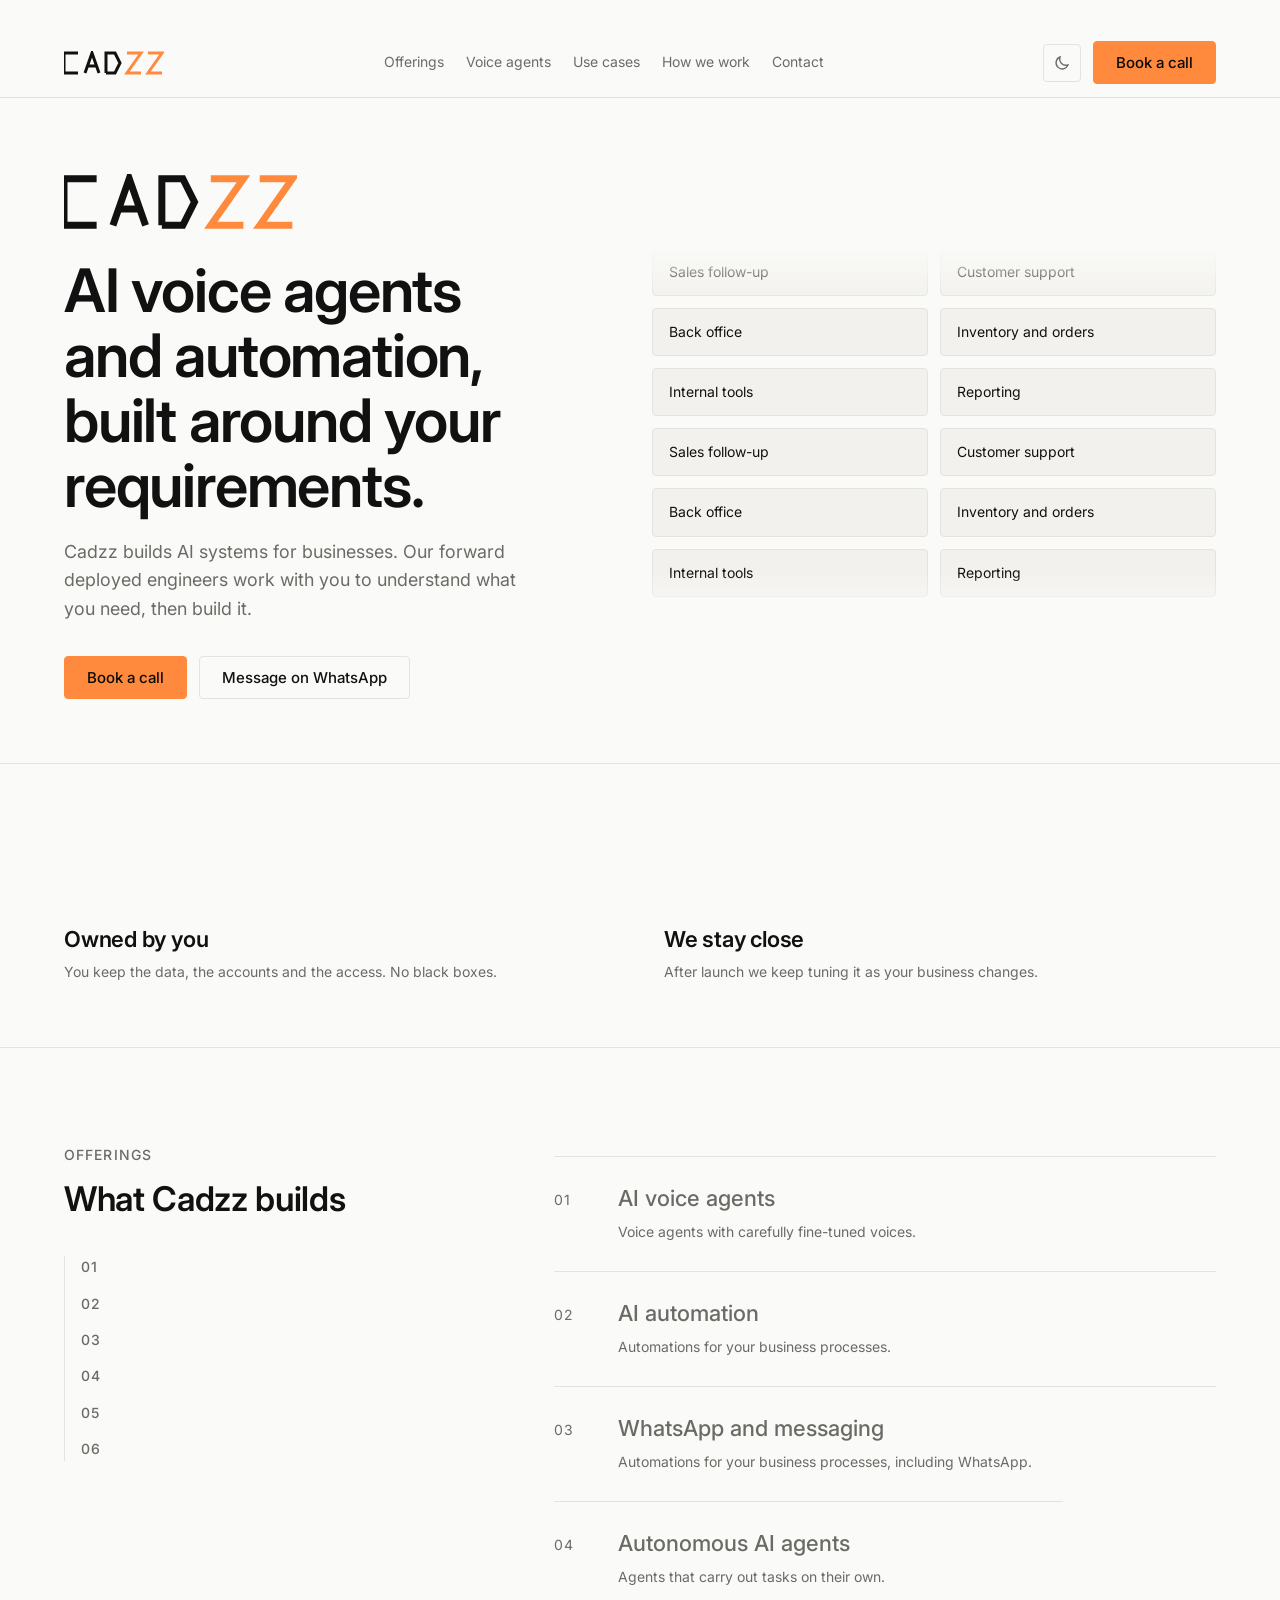
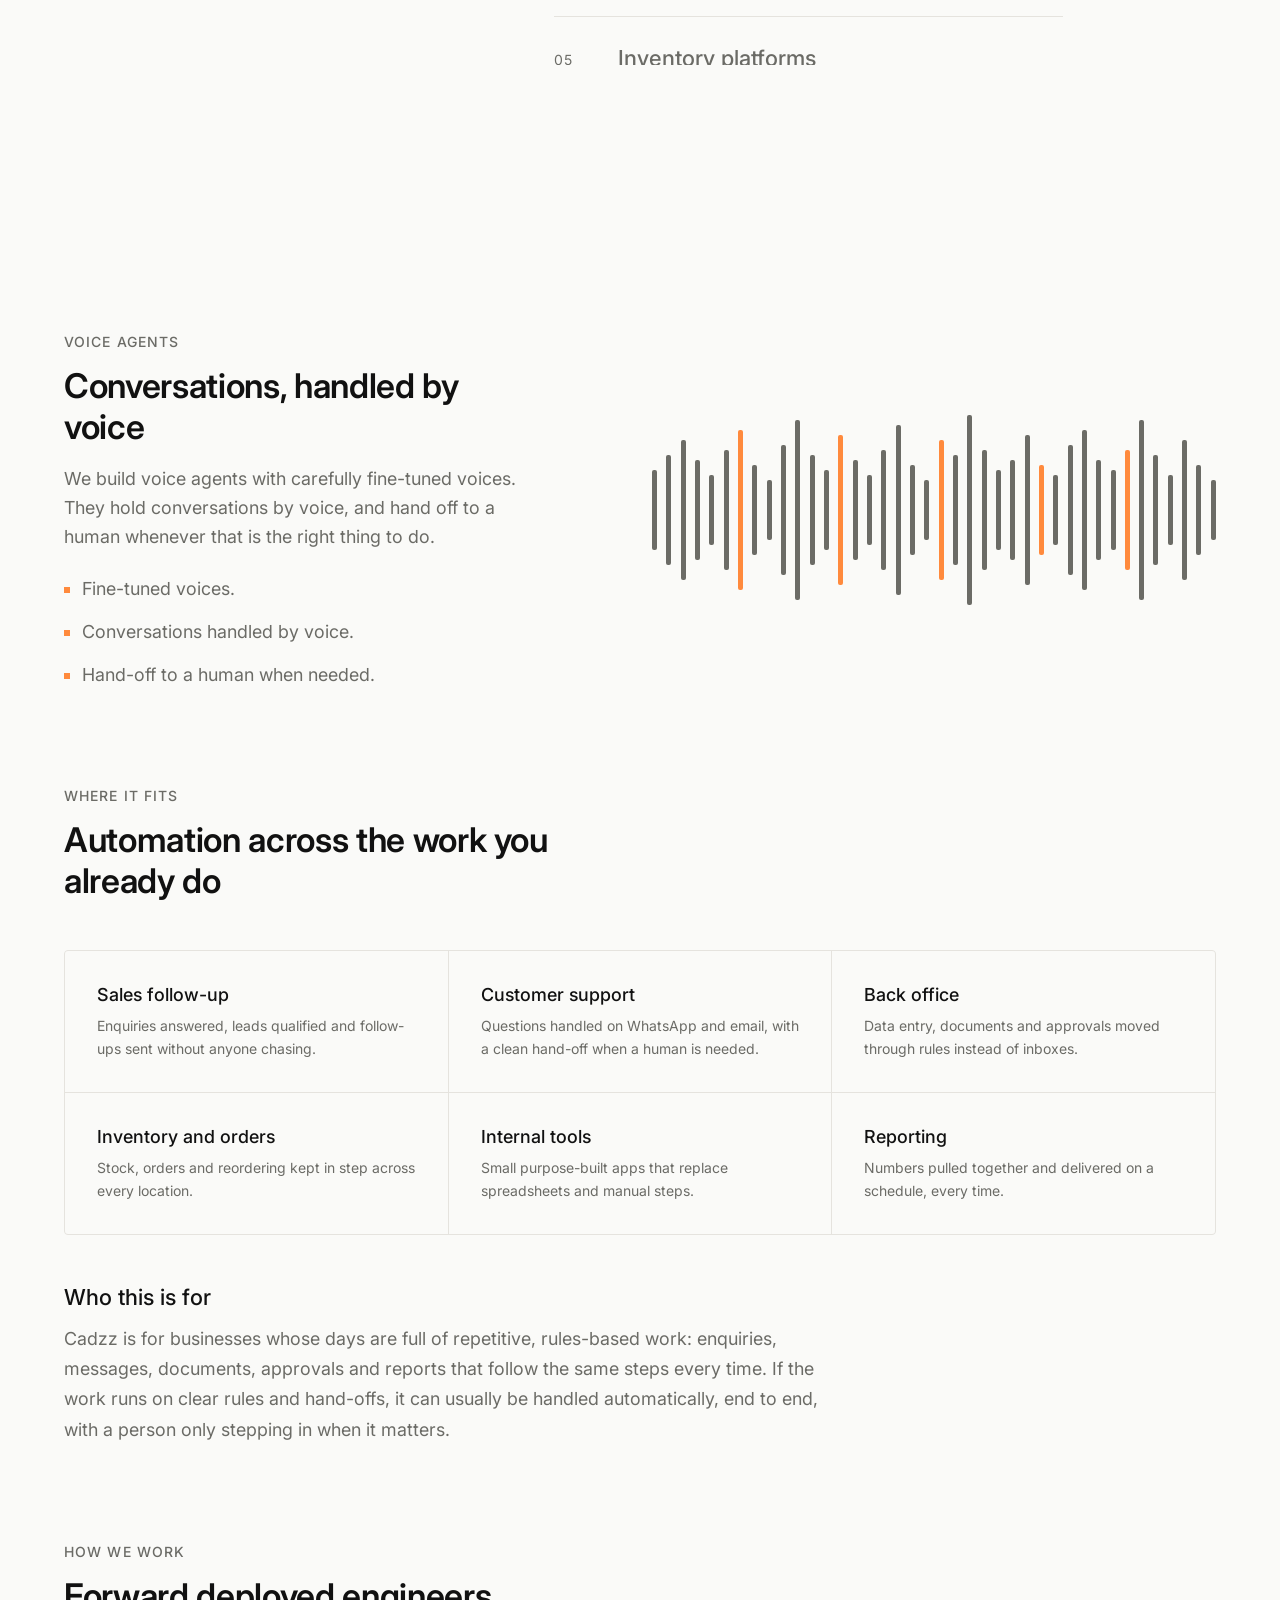
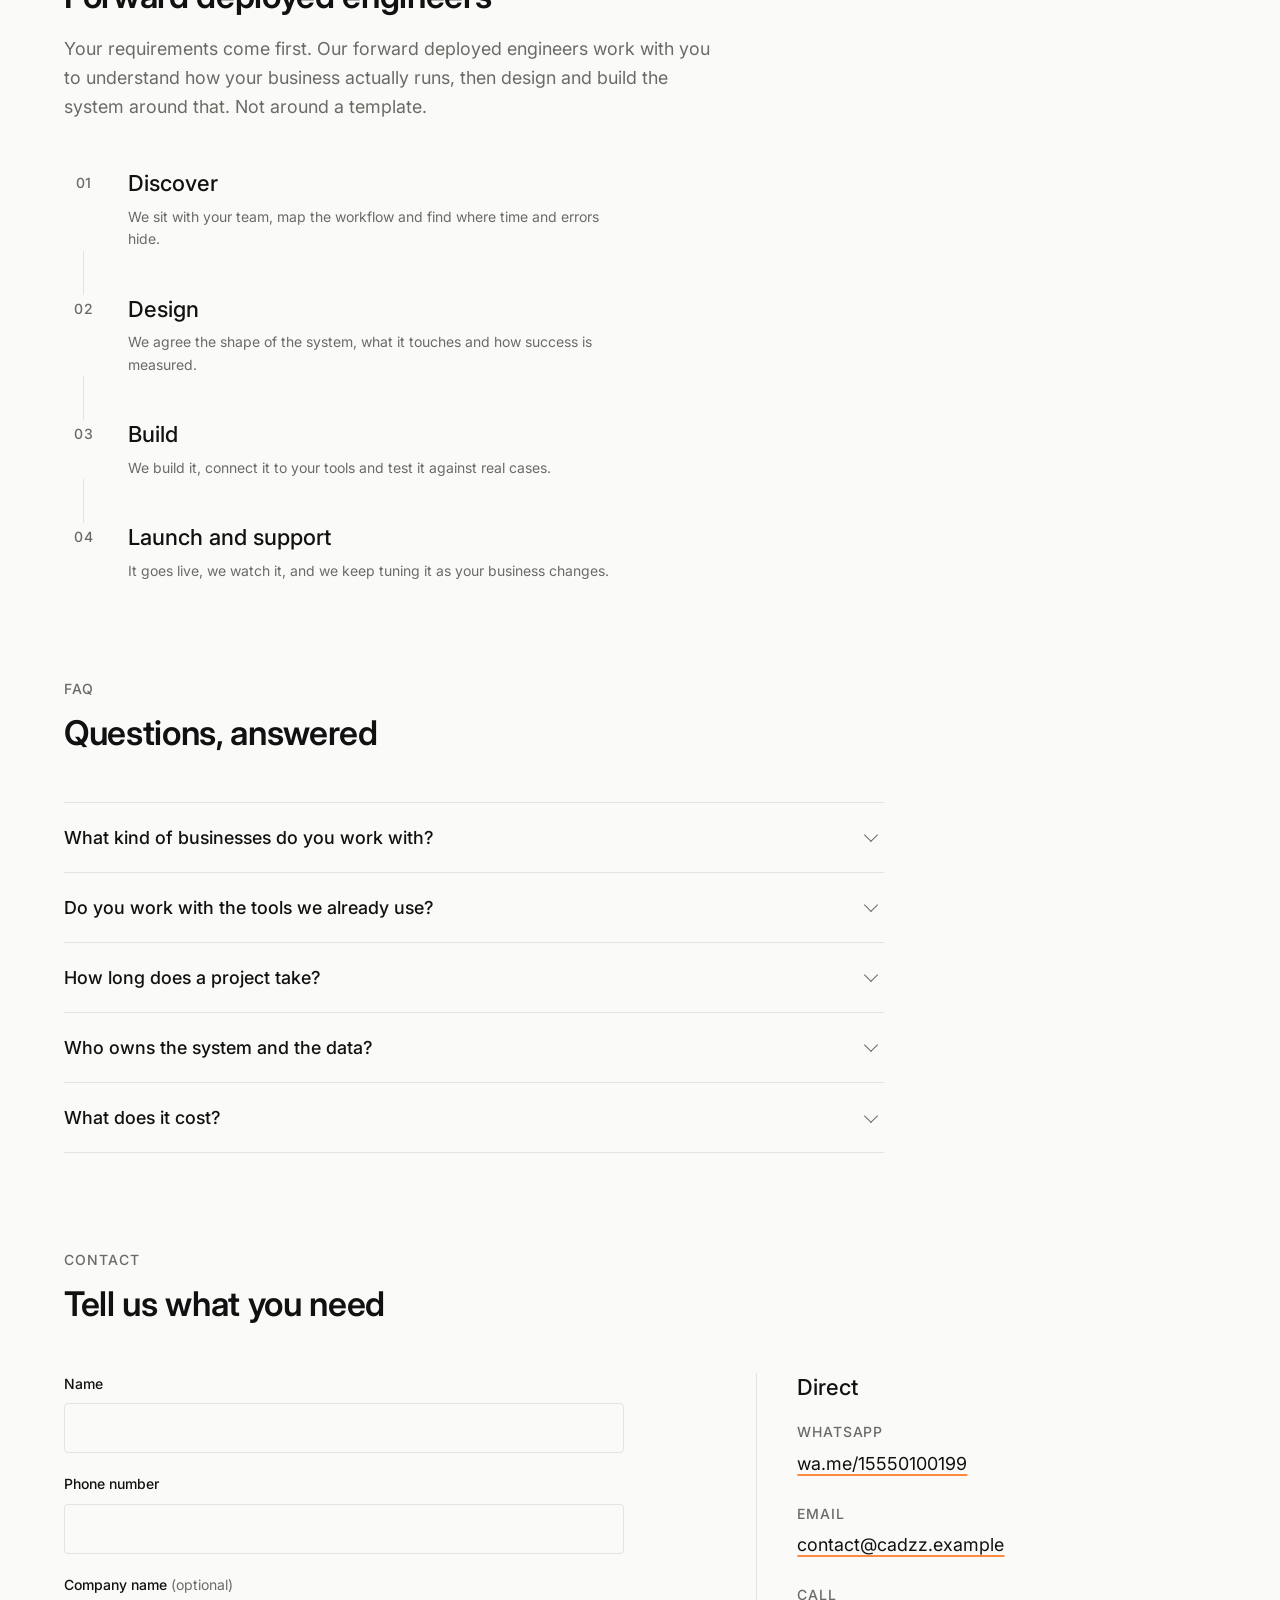
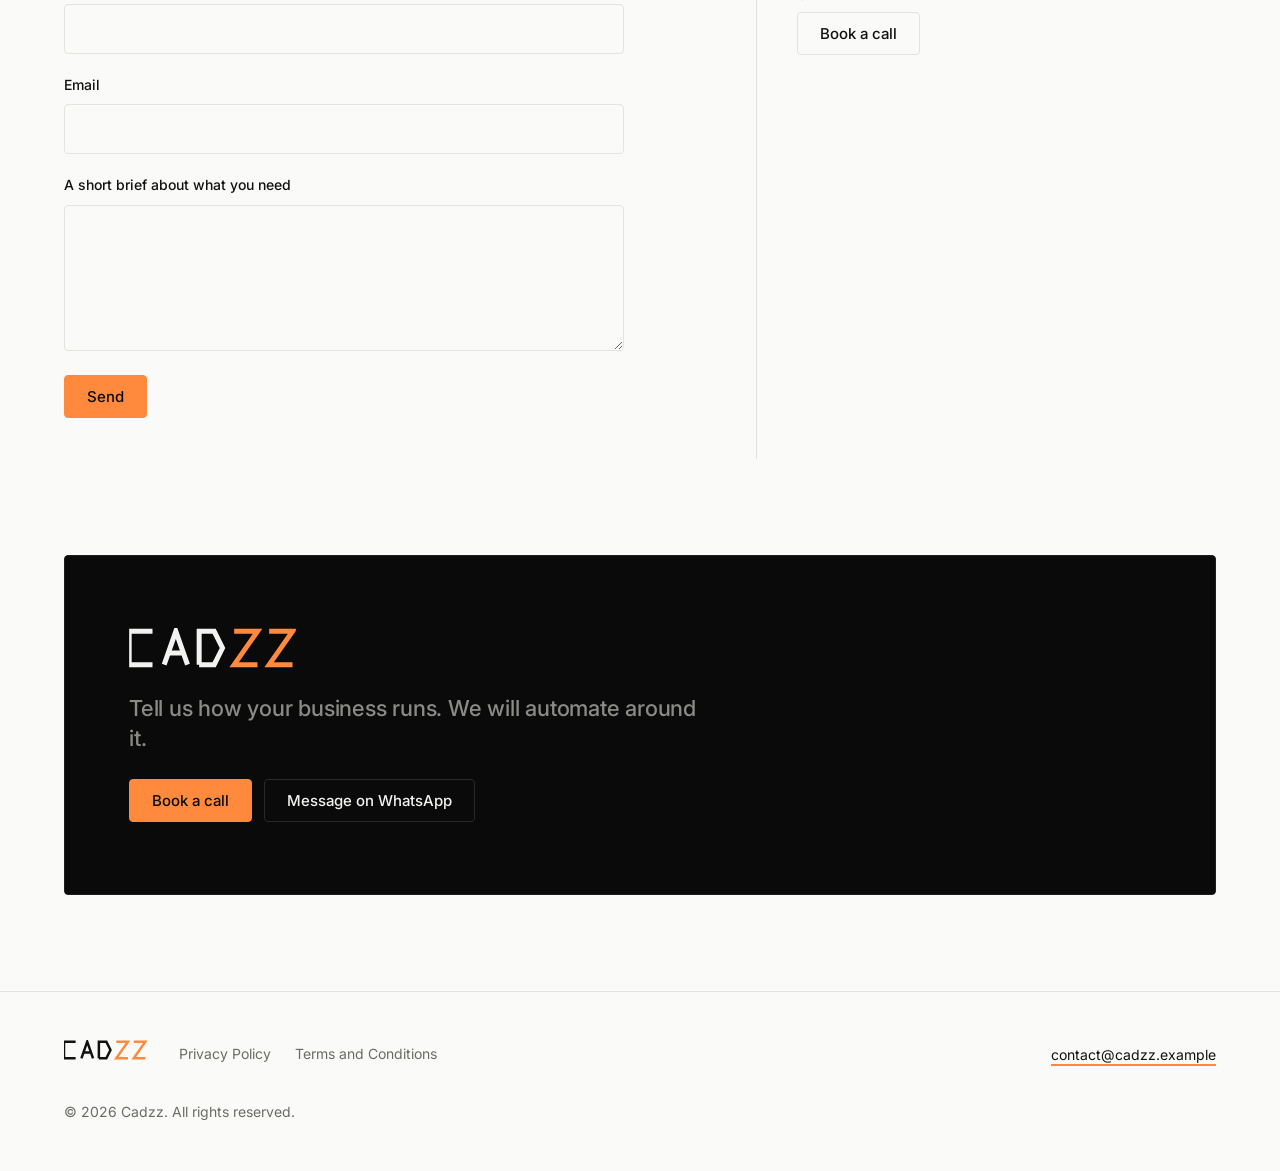
<file: index.html>
<!DOCTYPE html>
<html lang="en">
<head>
<meta charset="utf-8">
<meta name="viewport" content="width=device-width, initial-scale=1">
<title>Cadzz: AI voice agents, automation, agents and infrastructure</title>
<meta name="description" content="Cadzz builds AI systems for businesses. Voice agents with fine-tuned voices, AI automation including WhatsApp, autonomous agents, inventory platforms and custom AI infrastructure, built around your requirements.">
<!-- PLACEHOLDER: DOMAIN. Replace cadzz.example with the real domain. -->
<link rel="canonical" href="https://cadzz.example/">
<meta name="theme-color" content="#0A0A0A" media="(prefers-color-scheme: dark)">
<meta name="theme-color" content="#FAFAF8" media="(prefers-color-scheme: light)">

<meta property="og:type" content="website">
<meta property="og:site_name" content="Cadzz">
<meta property="og:title" content="Cadzz: AI voice agents, automation, agents and infrastructure">
<meta property="og:description" content="Cadzz builds AI systems for businesses. Forward deployed engineers work with you to understand what you need, then build it.">
<meta property="og:url" content="https://cadzz.example/">
<meta property="og:image" content="https://cadzz.example/og-image.png">
<meta name="twitter:card" content="summary_large_image">
<meta name="twitter:title" content="Cadzz: AI voice agents, automation, agents and infrastructure">
<meta name="twitter:description" content="Cadzz builds AI systems for businesses. Forward deployed engineers work with you to understand what you need, then build it.">
<meta name="twitter:image" content="https://cadzz.example/og-image.png">

<link rel="icon" href="favicon.svg" type="image/svg+xml">
<link rel="apple-touch-icon" href="logo-symbol.svg">
<link rel="mask-icon" href="favicon.svg" color="#FF8A3D">

<link rel="preconnect" href="https://api.fontshare.com">
<link rel="preconnect" href="https://cdn.fontshare.com" crossorigin>
<link rel="preconnect" href="https://fonts.googleapis.com">
<link rel="preconnect" href="https://fonts.gstatic.com" crossorigin>
<link rel="stylesheet" href="https://api.fontshare.com/v2/css?f[]=general-sans@500,600&display=swap">
<link rel="stylesheet" href="https://fonts.googleapis.com/css2?family=Inter:wght@400;500&display=swap">
<link rel="stylesheet" href="css/styles.css">

<script>
(function () {
  var d = document.documentElement;
  d.classList.add('js');
  try {
    var t = localStorage.getItem('cadzz-theme');
    if (t === 'light' || t === 'dark') { d.setAttribute('data-theme', t); }
  } catch (e) {}
})();
</script>
</head>
<body>

<svg class="logo-sprite" width="0" height="0" aria-hidden="true" focusable="false">
  <symbol id="logo-cadzz" viewBox="0 0 100 24">
    <g class="logo__cad" fill="none" stroke="currentColor" stroke-width="3" stroke-linecap="butt" stroke-linejoin="miter">
      <path d="M14 2 H0 V22 H14"/>
      <path d="M21 22 L28 2 L35 22 M23.45 15 H32.55"/>
      <path d="M42 22 V2 H51 L56 12 L51 22 H42"/>
    </g>
    <g class="logo__zz" fill="none" stroke="currentColor" stroke-width="3" stroke-linecap="butt" stroke-linejoin="miter">
      <path d="M63 2 H77 L63 22 H77"/>
      <path d="M84 2 H98 L84 22 H98"/>
    </g>
  </symbol>
</svg>

<a class="skip-link" href="#main">Skip to content</a>

<header class="nav">
  <div class="wrap nav__inner">
    <a class="brand" href="#main" aria-label="Cadzz home">
      <svg class="logo logo--nav" viewBox="0 0 100 24" aria-hidden="true" focusable="false"><use href="#logo-cadzz"/></svg>
    </a>

    <nav class="nav__links" aria-label="Primary">
      <a class="nav__link" href="#offerings">Offerings</a>
      <a class="nav__link" href="#voice-agents">Voice agents</a>
      <a class="nav__link" href="#use-cases">Use cases</a>
      <a class="nav__link" href="#how-we-work">How we work</a>
      <a class="nav__link" href="#contact">Contact</a>
    </nav>

    <div class="nav__actions">
      <button class="icon-btn" id="theme-toggle" type="button" aria-label="Switch to light theme" aria-pressed="false">
        <svg class="theme-icon theme-icon--sun" viewBox="0 0 24 24" width="18" height="18" aria-hidden="true" focusable="false">
          <circle cx="12" cy="12" r="4.2" fill="none" stroke="currentColor" stroke-width="1.8"/>
          <path d="M12 2.5v2.6M12 18.9v2.6M21.5 12h-2.6M5.1 12H2.5M18.7 5.3l-1.8 1.8M7.1 16.9l-1.8 1.8M18.7 18.7l-1.8-1.8M7.1 7.1L5.3 5.3" fill="none" stroke="currentColor" stroke-width="1.8" stroke-linecap="square"/>
        </svg>
        <svg class="theme-icon theme-icon--moon" viewBox="0 0 24 24" width="18" height="18" aria-hidden="true" focusable="false">
          <path d="M20 14.5A8.2 8.2 0 0 1 9.5 4a8.2 8.2 0 1 0 10.5 10.5Z" fill="none" stroke="currentColor" stroke-width="1.8" stroke-linejoin="miter"/>
        </svg>
      </button>
      <!-- PLACEHOLDER: BOOKING_LINK. Replace https://example.com/book-a-call with the real booking URL. -->
      <a class="btn btn--primary nav__cta" href="https://example.com/book-a-call">Book a call</a>
      <button class="menu-btn" id="menu-toggle" type="button" aria-label="Open menu" aria-expanded="false" aria-controls="mobile-menu">
        <span></span><span></span>
      </button>
    </div>
  </div>

  <div class="mobile-menu" id="mobile-menu" hidden>
    <nav class="wrap mobile-menu__inner" aria-label="Mobile">
      <a href="#offerings">Offerings</a>
      <a href="#voice-agents">Voice agents</a>
      <a href="#use-cases">Use cases</a>
      <a href="#how-we-work">How we work</a>
      <a href="#contact">Contact</a>
      <!-- PLACEHOLDER: BOOKING_LINK -->
      <a class="btn btn--primary" href="https://example.com/book-a-call">Book a call</a>
    </nav>
  </div>
</header>

<main id="main">

  <section class="hero" aria-labelledby="hero-title">
    <div class="wrap grid hero__grid">
      <div class="hero__copy">
        <svg class="logo logo--hero" viewBox="0 0 100 24" role="img" aria-label="CADZZ"><use href="#logo-cadzz"/></svg>
        <h1 id="hero-title" class="hero__title">AI voice agents and automation, built around your requirements.</h1>
        <p class="hero__sub">Cadzz builds AI systems for businesses. Our forward deployed engineers work with you to understand what you need, then build it.</p>
        <div class="hero__actions">
          <!-- PLACEHOLDER: BOOKING_LINK -->
          <a class="btn btn--primary" href="https://example.com/book-a-call">Book a call</a>
          <!-- PLACEHOLDER: PHONE_NUMBER. Replace 15550100199 with the real WhatsApp number. -->
          <a class="btn btn--ghost" href="https://wa.me/15550100199" target="_blank" rel="noopener noreferrer">Message on WhatsApp</a>
        </div>
      </div>

      <div class="hero__visual" aria-hidden="true">
        <div class="drift drift--up">
          <ul class="drift__list">
            <li class="drift__card">Sales follow-up</li>
            <li class="drift__card">Back office</li>
            <li class="drift__card">Internal tools</li>
            <li class="drift__card drift__card--dup">Sales follow-up</li>
            <li class="drift__card drift__card--dup">Back office</li>
            <li class="drift__card drift__card--dup">Internal tools</li>
          </ul>
        </div>
        <div class="drift drift--down">
          <ul class="drift__list">
            <li class="drift__card">Customer support</li>
            <li class="drift__card">Inventory and orders</li>
            <li class="drift__card">Reporting</li>
            <li class="drift__card drift__card--dup">Customer support</li>
            <li class="drift__card drift__card--dup">Inventory and orders</li>
            <li class="drift__card drift__card--dup">Reporting</li>
          </ul>
        </div>
      </div>
    </div>
  </section>

  <section class="band" aria-label="How we work in short">
    <div class="wrap">
      <ul class="band__list">
        <li class="band__item" data-reveal>
          <span class="band__value">Scoped to you</span>
          <span class="band__label">Every system starts from how your business actually runs, not from a template.</span>
        </li>
        <li class="band__item" data-reveal>
          <span class="band__value">Always on</span>
          <span class="band__label">Automations and agents run day and night without anyone babysitting them.</span>
        </li>
        <li class="band__item" data-reveal>
          <span class="band__value">Owned by you</span>
          <span class="band__label">You keep the data, the accounts and the access. No black boxes.</span>
        </li>
        <li class="band__item" data-reveal>
          <span class="band__value">We stay close</span>
          <span class="band__label">After launch we keep tuning it as your business changes.</span>
        </li>
      </ul>
    </div>
  </section>

  <section class="rail section" id="offerings" aria-labelledby="offerings-title">
    <div class="wrap rail__grid">
      <div class="rail__aside">
        <p class="eyebrow">Offerings</p>
        <h2 id="offerings-title" class="section__title">What Cadzz builds</h2>
        <ol class="rail__progress" aria-hidden="true">
          <li class="rail__tick">01</li>
          <li class="rail__tick">02</li>
          <li class="rail__tick">03</li>
          <li class="rail__tick">04</li>
          <li class="rail__tick">05</li>
          <li class="rail__tick">06</li>
        </ol>
      </div>

      <ol class="rail__list">
        <li class="rail__item" data-item>
          <span class="rail__num">01</span>
          <div class="rail__body">
            <h3 class="rail__name">AI voice agents</h3>
            <p class="rail__desc">Voice agents with carefully fine-tuned voices.</p>
          </div>
        </li>
        <li class="rail__item" data-item>
          <span class="rail__num">02</span>
          <div class="rail__body">
            <h3 class="rail__name">AI automation</h3>
            <p class="rail__desc">Automations for your business processes.</p>
          </div>
        </li>
        <li class="rail__item" data-item>
          <span class="rail__num">03</span>
          <div class="rail__body">
            <h3 class="rail__name">WhatsApp and messaging</h3>
            <p class="rail__desc">Automations for your business processes, including WhatsApp.</p>
          </div>
        </li>
        <li class="rail__item" data-item>
          <span class="rail__num">04</span>
          <div class="rail__body">
            <h3 class="rail__name">Autonomous AI agents</h3>
            <p class="rail__desc">Agents that carry out tasks on their own.</p>
          </div>
        </li>
        <li class="rail__item" data-item>
          <span class="rail__num">05</span>
          <div class="rail__body">
            <h3 class="rail__name">Inventory platforms</h3>
            <p class="rail__desc">Inventory platforms built for how your business runs.</p>
          </div>
        </li>
        <li class="rail__item" data-item>
          <span class="rail__num">06</span>
          <div class="rail__body">
            <h3 class="rail__name">Custom AI infrastructure</h3>
            <p class="rail__desc">Infrastructure designed and built around your requirements.</p>
          </div>
        </li>
      </ol>
    </div>
  </section>

  <section class="section voice" id="voice-agents" aria-labelledby="voice-title">
    <div class="wrap grid voice__grid">
      <div class="voice__copy">
        <p class="eyebrow">Voice agents</p>
        <h2 id="voice-title" class="section__title">Conversations, handled by voice</h2>
        <p class="voice__lead">We build voice agents with carefully fine-tuned voices. They hold conversations by voice, and hand off to a human whenever that is the right thing to do.</p>
        <ul class="voice__list">
          <li>Fine-tuned voices.</li>
          <li>Conversations handled by voice.</li>
          <li>Hand-off to a human when needed.</li>
        </ul>
      </div>
      <div class="voice__wave">
        <div class="wave" aria-hidden="true">
          <span class="wave__bar" style="--h:40%;--i:0"></span>
          <span class="wave__bar" style="--h:55%;--i:1"></span>
          <span class="wave__bar" style="--h:70%;--i:2"></span>
          <span class="wave__bar" style="--h:50%;--i:3"></span>
          <span class="wave__bar" style="--h:35%;--i:4"></span>
          <span class="wave__bar" style="--h:60%;--i:5"></span>
          <span class="wave__bar wave__bar--accent" style="--h:80%;--i:6"></span>
          <span class="wave__bar" style="--h:45%;--i:7"></span>
          <span class="wave__bar" style="--h:30%;--i:8"></span>
          <span class="wave__bar" style="--h:65%;--i:9"></span>
          <span class="wave__bar" style="--h:90%;--i:10"></span>
          <span class="wave__bar" style="--h:55%;--i:11"></span>
          <span class="wave__bar" style="--h:40%;--i:12"></span>
          <span class="wave__bar wave__bar--accent" style="--h:75%;--i:13"></span>
          <span class="wave__bar" style="--h:50%;--i:14"></span>
          <span class="wave__bar" style="--h:35%;--i:15"></span>
          <span class="wave__bar" style="--h:60%;--i:16"></span>
          <span class="wave__bar" style="--h:85%;--i:17"></span>
          <span class="wave__bar" style="--h:45%;--i:18"></span>
          <span class="wave__bar" style="--h:30%;--i:19"></span>
          <span class="wave__bar wave__bar--accent" style="--h:70%;--i:20"></span>
          <span class="wave__bar" style="--h:55%;--i:21"></span>
          <span class="wave__bar" style="--h:95%;--i:22"></span>
          <span class="wave__bar" style="--h:60%;--i:23"></span>
          <span class="wave__bar" style="--h:40%;--i:24"></span>
          <span class="wave__bar" style="--h:50%;--i:25"></span>
          <span class="wave__bar" style="--h:75%;--i:26"></span>
          <span class="wave__bar wave__bar--accent" style="--h:45%;--i:27"></span>
          <span class="wave__bar" style="--h:35%;--i:28"></span>
          <span class="wave__bar" style="--h:65%;--i:29"></span>
          <span class="wave__bar" style="--h:80%;--i:30"></span>
          <span class="wave__bar" style="--h:50%;--i:31"></span>
          <span class="wave__bar" style="--h:40%;--i:32"></span>
          <span class="wave__bar wave__bar--accent" style="--h:60%;--i:33"></span>
          <span class="wave__bar" style="--h:90%;--i:34"></span>
          <span class="wave__bar" style="--h:55%;--i:35"></span>
          <span class="wave__bar" style="--h:35%;--i:36"></span>
          <span class="wave__bar" style="--h:70%;--i:37"></span>
          <span class="wave__bar" style="--h:45%;--i:38"></span>
          <span class="wave__bar" style="--h:30%;--i:39"></span>
        </div>
      </div>
    </div>
  </section>

  <section class="section cases" id="use-cases" aria-labelledby="cases-title">
    <div class="wrap">
      <div class="section__head" data-reveal>
        <p class="eyebrow">Where it fits</p>
        <h2 id="cases-title" class="section__title">Automation across the work you already do</h2>
      </div>
      <ul class="cases__grid">
        <li class="case" data-reveal>
          <h3 class="case__name">Sales follow-up</h3>
          <p class="case__desc">Enquiries answered, leads qualified and follow-ups sent without anyone chasing.</p>
        </li>
        <li class="case" data-reveal>
          <h3 class="case__name">Customer support</h3>
          <p class="case__desc">Questions handled on WhatsApp and email, with a clean hand-off when a human is needed.</p>
        </li>
        <li class="case" data-reveal>
          <h3 class="case__name">Back office</h3>
          <p class="case__desc">Data entry, documents and approvals moved through rules instead of inboxes.</p>
        </li>
        <li class="case" data-reveal>
          <h3 class="case__name">Inventory and orders</h3>
          <p class="case__desc">Stock, orders and reordering kept in step across every location.</p>
        </li>
        <li class="case" data-reveal>
          <h3 class="case__name">Internal tools</h3>
          <p class="case__desc">Small purpose-built apps that replace spreadsheets and manual steps.</p>
        </li>
        <li class="case" data-reveal>
          <h3 class="case__name">Reporting</h3>
          <p class="case__desc">Numbers pulled together and delivered on a schedule, every time.</p>
        </li>
      </ul>

      <div class="who" data-reveal>
        <h3 class="who__title">Who this is for</h3>
        <p class="who__text">Cadzz is for businesses whose days are full of repetitive, rules-based work: enquiries, messages, documents, approvals and reports that follow the same steps every time. If the work runs on clear rules and hand-offs, it can usually be handled automatically, end to end, with a person only stepping in when it matters.</p>
      </div>
    </div>
  </section>

  <section class="section process" id="how-we-work" aria-labelledby="process-title">
    <div class="wrap">
      <div class="section__head" data-reveal>
        <p class="eyebrow">How we work</p>
        <h2 id="process-title" class="section__title">Forward deployed engineers</h2>
        <p class="process__lead">Your requirements come first. Our forward deployed engineers work with you to understand how your business actually runs, then design and build the system around that. Not around a template.</p>
      </div>

      <div class="process__track">
        <span class="process__rail" aria-hidden="true"></span>
        <span class="process__fill" aria-hidden="true"></span>
        <ol class="process__steps">
          <li class="process__step" data-step>
            <span class="process__num" aria-hidden="true">01</span>
            <div class="process__body">
              <h3 class="process__name">Discover</h3>
              <p class="process__desc">We sit with your team, map the workflow and find where time and errors hide.</p>
            </div>
          </li>
          <li class="process__step" data-step>
            <span class="process__num" aria-hidden="true">02</span>
            <div class="process__body">
              <h3 class="process__name">Design</h3>
              <p class="process__desc">We agree the shape of the system, what it touches and how success is measured.</p>
            </div>
          </li>
          <li class="process__step" data-step>
            <span class="process__num" aria-hidden="true">03</span>
            <div class="process__body">
              <h3 class="process__name">Build</h3>
              <p class="process__desc">We build it, connect it to your tools and test it against real cases.</p>
            </div>
          </li>
          <li class="process__step" data-step>
            <span class="process__num" aria-hidden="true">04</span>
            <div class="process__body">
              <h3 class="process__name">Launch and support</h3>
              <p class="process__desc">It goes live, we watch it, and we keep tuning it as your business changes.</p>
            </div>
          </li>
        </ol>
      </div>
    </div>
  </section>

  <section class="section faq" id="faq" aria-labelledby="faq-title">
    <div class="wrap">
      <div class="section__head" data-reveal>
        <p class="eyebrow">FAQ</p>
        <h2 id="faq-title" class="section__title">Questions, answered</h2>
      </div>
      <div class="faq__list" data-reveal>
        <details class="faq__item">
          <summary class="faq__q">What kind of businesses do you work with?</summary>
          <p class="faq__a">Teams with repetitive, high-volume work: sales, support, operations, logistics and back office. If a process runs on rules and messages, it can usually be automated.</p>
        </details>
        <details class="faq__item">
          <summary class="faq__q">Do you work with the tools we already use?</summary>
          <p class="faq__a">Yes. We connect to your existing email, WhatsApp, CRM, spreadsheets and internal systems wherever they expose an API, so you keep working the way you do today.</p>
        </details>
        <details class="faq__item">
          <summary class="faq__q">How long does a project take?</summary>
          <p class="faq__a">Most first versions are live within a few weeks. Scope decides the timeline, so we agree it with you before any building starts.</p>
        </details>
        <details class="faq__item">
          <summary class="faq__q">Who owns the system and the data?</summary>
          <p class="faq__a">You do. We build on your accounts and hand over the systems, so nothing is locked inside us. No black boxes.</p>
        </details>
        <details class="faq__item">
          <summary class="faq__q">What does it cost?</summary>
          <p class="faq__a">It depends on scope. We scope it with you first so you know the shape and the cost before we build anything.</p>
        </details>
      </div>
    </div>
  </section>

  <section class="contact section" id="contact" aria-labelledby="contact-title">
    <div class="wrap">
      <div class="section__head" data-reveal>
        <p class="eyebrow">Contact</p>
        <h2 id="contact-title" class="section__title">Tell us what you need</h2>
      </div>

      <div class="contact__grid">
        <form class="form" id="contact-form" novalidate>
          <div class="field">
            <label class="field__label" for="name">Name</label>
            <input class="field__input" id="name" name="name" type="text" autocomplete="name" required aria-describedby="name-error">
            <p class="field__error" id="name-error" hidden></p>
          </div>

          <div class="field">
            <label class="field__label" for="phone">Phone number</label>
            <input class="field__input" id="phone" name="phone" type="tel" autocomplete="tel" inputmode="tel" required aria-describedby="phone-error">
            <p class="field__error" id="phone-error" hidden></p>
          </div>

          <div class="field">
            <label class="field__label" for="company">Company name <span class="field__opt">(optional)</span></label>
            <input class="field__input" id="company" name="company" type="text" autocomplete="organization">
          </div>

          <div class="field">
            <label class="field__label" for="email">Email</label>
            <input class="field__input" id="email" name="email" type="email" autocomplete="email" required aria-describedby="email-error">
            <p class="field__error" id="email-error" hidden></p>
          </div>

          <div class="field">
            <label class="field__label" for="brief">A short brief about what you need</label>
            <textarea class="field__input field__input--area" id="brief" name="brief" rows="5" required aria-describedby="brief-error"></textarea>
            <p class="field__error" id="brief-error" hidden></p>
          </div>

          <button class="btn btn--primary form__submit" type="submit">Send</button>
          <p class="form__status" id="form-status" role="status" aria-live="polite"></p>
        </form>

        <aside class="direct" aria-labelledby="direct-title">
          <h3 id="direct-title" class="direct__title">Direct</h3>
          <ul class="direct__list">
            <li class="direct__item">
              <span class="direct__label">WhatsApp</span>
              <!-- PLACEHOLDER: PHONE_NUMBER -->
              <a class="direct__link" href="https://wa.me/15550100199" target="_blank" rel="noopener noreferrer">wa.me/15550100199</a>
            </li>
            <li class="direct__item">
              <span class="direct__label">Email</span>
              <!-- PLACEHOLDER: EMAIL_ADDRESS. Replace contact@cadzz.example with the real address. -->
              <a class="direct__link" href="mailto:contact@cadzz.example">contact@cadzz.example</a>
            </li>
            <li class="direct__item">
              <span class="direct__label">Call</span>
              <!-- PLACEHOLDER: BOOKING_LINK -->
              <a class="btn btn--ghost" href="https://example.com/book-a-call">Book a call</a>
            </li>
          </ul>
        </aside>
      </div>
    </div>
  </section>

  <section class="closing" aria-label="Get started with Cadzz">
    <div class="wrap">
      <div class="closing__panel">
        <svg class="logo logo--closing" viewBox="0 0 100 24" role="img" aria-label="CADZZ"><use href="#logo-cadzz"/></svg>
        <p class="closing__line">Tell us how your business runs. We will automate around it.</p>
        <div class="closing__actions">
          <!-- PLACEHOLDER: BOOKING_LINK -->
          <a class="btn btn--primary" href="https://example.com/book-a-call">Book a call</a>
          <!-- PLACEHOLDER: PHONE_NUMBER -->
          <a class="btn btn--ghost" href="https://wa.me/15550100199" target="_blank" rel="noopener noreferrer">Message on WhatsApp</a>
        </div>
      </div>
    </div>
  </section>

</main>

<footer class="footer">
  <div class="wrap footer__inner">
    <div class="footer__brand">
      <a class="brand" href="#main" aria-label="Cadzz home">
        <svg class="logo logo--footer" viewBox="0 0 100 24" aria-hidden="true" focusable="false"><use href="#logo-cadzz"/></svg>
      </a>
    </div>

    <nav class="footer__links" aria-label="Legal">
      <a href="privacy/index.html">Privacy Policy</a>
      <a href="terms/index.html">Terms and Conditions</a>
    </nav>

    <div class="footer__contact">
      <!-- PLACEHOLDER: EMAIL_ADDRESS -->
      <a href="mailto:contact@cadzz.example">contact@cadzz.example</a>
    </div>

    <p class="footer__copy">&copy; <span id="year">2026</span> Cadzz. All rights reserved.</p>
  </div>
</footer>

<script src="js/main.js"></script>
</body>
</html>
</file>
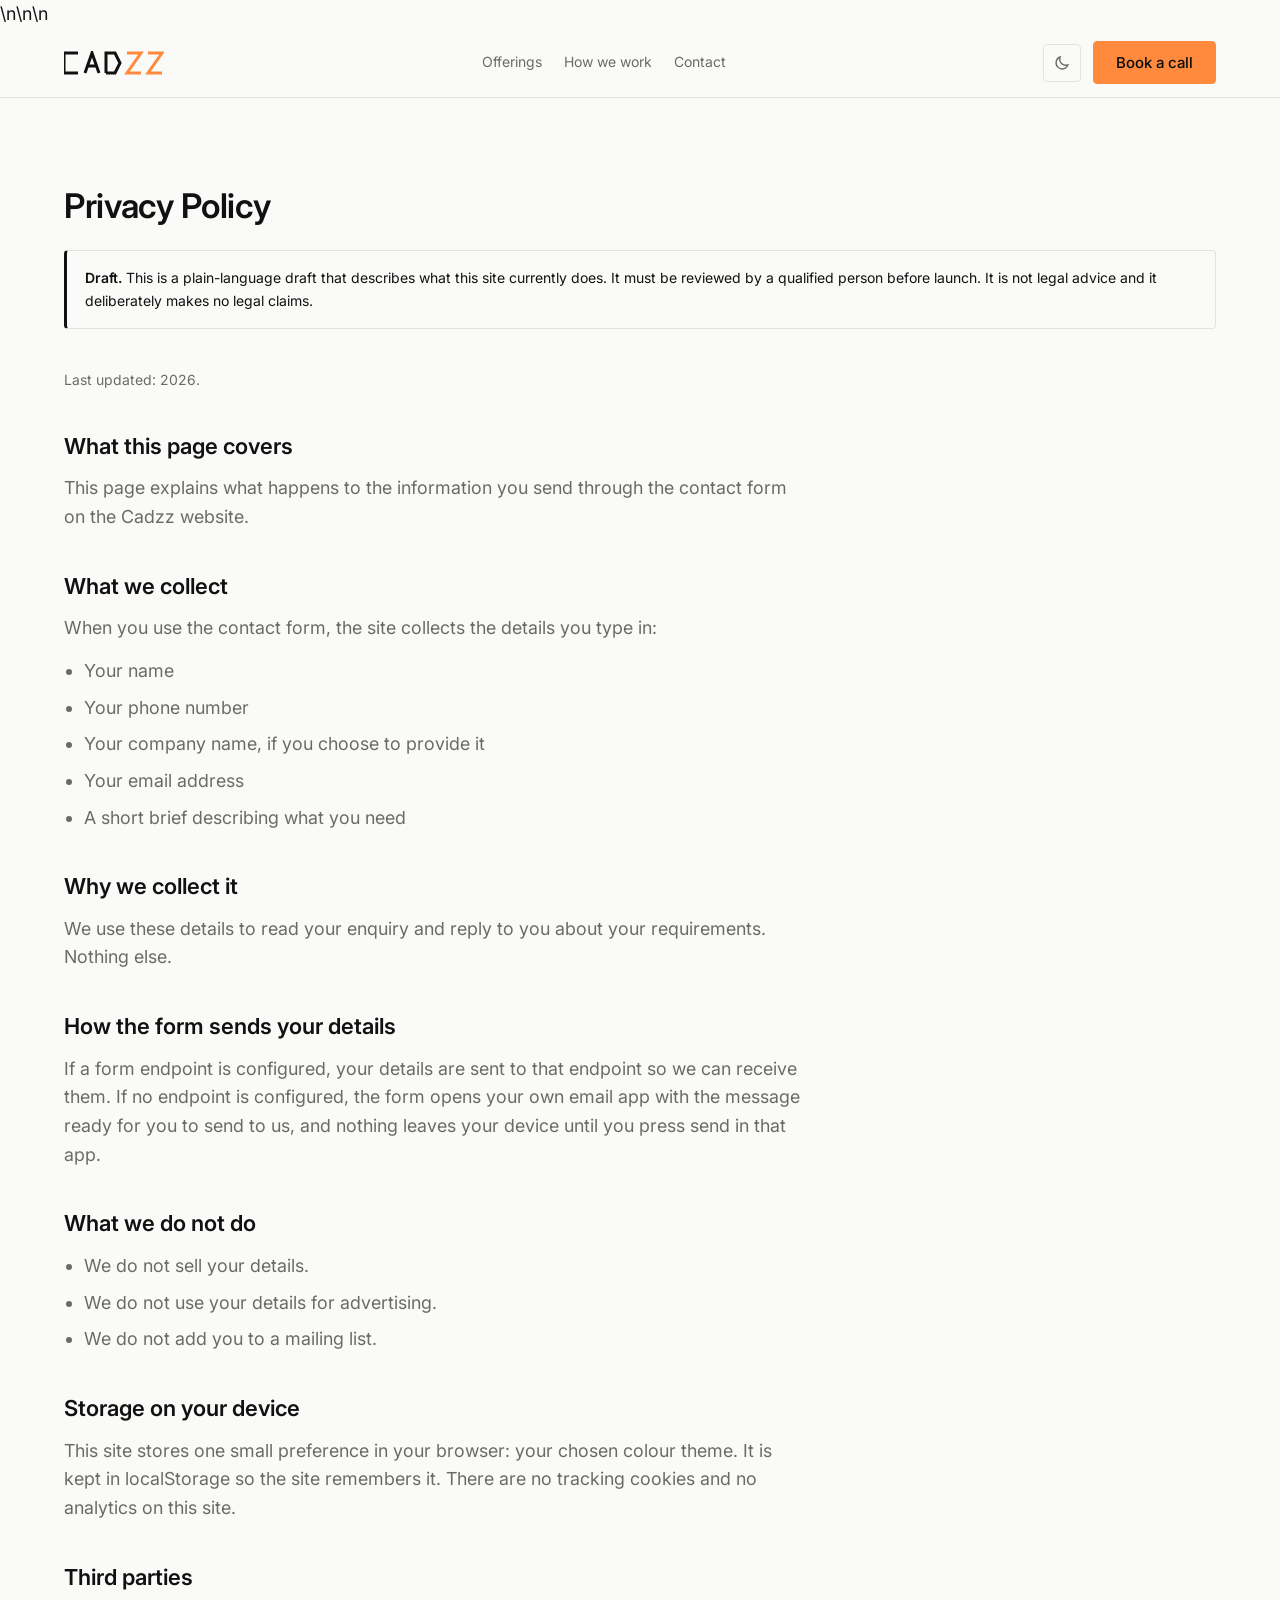
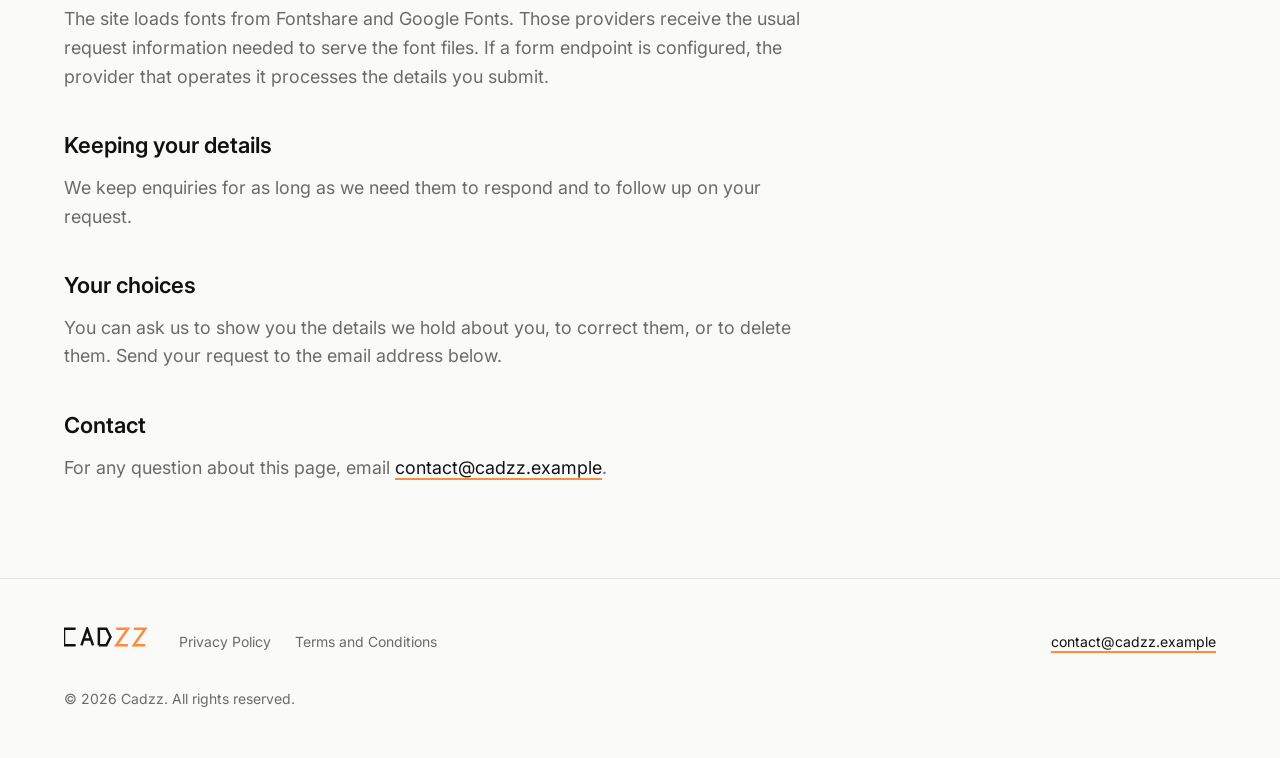
<file: privacy/index.html>
<!DOCTYPE html>
<html lang="en">
<head>
<meta charset="utf-8">
<meta name="viewport" content="width=device-width, initial-scale=1">
<title>Privacy Policy: Cadzz</title>
<meta name="description" content="How Cadzz handles the details you send through the contact form on this site.">
<link rel="canonical" href="https://cadzz.example/privacy/">
<link rel="icon" href="../favicon.svg" type="image/svg+xml">

<link rel="preconnect" href="https://api.fontshare.com">
<link rel="preconnect" href="https://cdn.fontshare.com" crossorigin>
<link rel="preconnect" href="https://fonts.googleapis.com">
<link rel="preconnect" href="https://fonts.gstatic.com" crossorigin>
<link rel="stylesheet" href="https://api.fontshare.com/v2/css?f[]=general-sans@500,600&display=swap">
<link rel="stylesheet" href="https://fonts.googleapis.com/css2?family=Inter:wght@400;500&display=swap">
<link rel="stylesheet" href="../css/styles.css">

<script>
(function () {
  var d = document.documentElement;
  d.classList.add('js');
  try {
    var t = localStorage.getItem('cadzz-theme');
    if (t === 'light' || t === 'dark') { d.setAttribute('data-theme', t); }
  } catch (e) {}
})();
</script>
</head>
<body>\n<svg class="logo-sprite" width="0" height="0" aria-hidden="true" focusable="false">\n  <symbol id="logo-cadzz" viewBox="0 0 100 24">\n    <g class="logo__cad" fill="none" stroke="currentColor" stroke-width="3" stroke-linecap="butt" stroke-linejoin="miter">\n      <path d="M14 2 H0 V22 H14"/>\n      <path d="M21 22 L28 2 L35 22 M23.45 15 H32.55"/>\n      <path d="M42 22 V2 H51 L56 12 L51 22 H42"/>\n    </g>\n    <g class="logo__zz" fill="none" stroke="#FF8A3D" stroke-width="3" stroke-linecap="butt" stroke-linejoin="miter">\n      <path d="M63 2 H77 L63 22 H77"/>\n      <path d="M84 2 H98 L84 22 H98"/>\n    </g>\n  </symbol>\n</svg>\n<a class="skip-link" href="#main">Skip to content</a>\n
<header class="nav">
  <div class="wrap nav__inner">
    <a class="brand" href="../index.html" aria-label="Cadzz home">
      <svg class="logo logo--nav" viewBox="0 0 100 24" aria-hidden="true" focusable="false"><use href="#logo-cadzz"/></svg>
    </a>

    <nav class="nav__links" aria-label="Primary">
      <a class="nav__link" href="../index.html#offerings">Offerings</a>
      <a class="nav__link" href="../index.html#how-we-work">How we work</a>
      <a class="nav__link" href="../index.html#contact">Contact</a>
    </nav>

    <div class="nav__actions">
      <button class="icon-btn" id="theme-toggle" type="button" aria-label="Switch to light theme" aria-pressed="false">
        <svg class="theme-icon theme-icon--sun" viewBox="0 0 24 24" width="18" height="18" aria-hidden="true" focusable="false">
          <circle cx="12" cy="12" r="4.2" fill="none" stroke="currentColor" stroke-width="1.8"/>
          <path d="M12 2.5v2.6M12 18.9v2.6M21.5 12h-2.6M5.1 12H2.5M18.7 5.3l-1.8 1.8M7.1 16.9l-1.8 1.8M18.7 18.7l-1.8-1.8M7.1 7.1L5.3 5.3" fill="none" stroke="currentColor" stroke-width="1.8" stroke-linecap="square"/>
        </svg>
        <svg class="theme-icon theme-icon--moon" viewBox="0 0 24 24" width="18" height="18" aria-hidden="true" focusable="false">
          <path d="M20 14.5A8.2 8.2 0 0 1 9.5 4a8.2 8.2 0 1 0 10.5 10.5Z" fill="none" stroke="currentColor" stroke-width="1.8" stroke-linejoin="miter"/>
        </svg>
      </button>
      <!-- PLACEHOLDER: BOOKING_LINK -->
      <a class="btn btn--primary nav__cta" href="https://example.com/book-a-call">Book a call</a>
      <button class="menu-btn" id="menu-toggle" type="button" aria-label="Open menu" aria-expanded="false" aria-controls="mobile-menu">
        <span></span><span></span>
      </button>
    </div>
  </div>

  <div class="mobile-menu" id="mobile-menu" hidden>
    <nav class="wrap mobile-menu__inner" aria-label="Mobile">
      <a href="../index.html#offerings">Offerings</a>\n      <a href="../index.html#voice-agents">Voice agents</a>\n      <a href="../index.html#how-we-work">How we work</a>\n      <a href="../index.html#contact">Contact</a>
      <!-- PLACEHOLDER: BOOKING_LINK -->
      <a class="btn btn--primary" href="https://example.com/book-a-call">Book a call</a>
    </nav>
  </div>
</header>

<main id="main">
  <div class="wrap page">
    <h1 class="page__title">Privacy Policy</h1>
    <p class="draft-banner"><strong>Draft.</strong> This is a plain-language draft that describes what this site currently does. It must be reviewed by a qualified person before launch. It is not legal advice and it deliberately makes no legal claims.</p>

    <div class="prose">
      <p class="updated">Last updated: 2026.</p>

      <h2>What this page covers</h2>
      <p>This page explains what happens to the information you send through the contact form on the Cadzz website.</p>

      <h2>What we collect</h2>
      <p>When you use the contact form, the site collects the details you type in:</p>
      <ul>
        <li>Your name</li>
        <li>Your phone number</li>
        <li>Your company name, if you choose to provide it</li>
        <li>Your email address</li>
        <li>A short brief describing what you need</li>
      </ul>

      <h2>Why we collect it</h2>
      <p>We use these details to read your enquiry and reply to you about your requirements. Nothing else.</p>

      <h2>How the form sends your details</h2>
      <p>If a form endpoint is configured, your details are sent to that endpoint so we can receive them. If no endpoint is configured, the form opens your own email app with the message ready for you to send to us, and nothing leaves your device until you press send in that app.</p>

      <h2>What we do not do</h2>
      <ul>
        <li>We do not sell your details.</li>
        <li>We do not use your details for advertising.</li>
        <li>We do not add you to a mailing list.</li>
      </ul>

      <h2>Storage on your device</h2>
      <p>This site stores one small preference in your browser: your chosen colour theme. It is kept in localStorage so the site remembers it. There are no tracking cookies and no analytics on this site.</p>

      <h2>Third parties</h2>
      <p>The site loads fonts from Fontshare and Google Fonts. Those providers receive the usual request information needed to serve the font files. If a form endpoint is configured, the provider that operates it processes the details you submit.</p>

      <h2>Keeping your details</h2>
      <p>We keep enquiries for as long as we need them to respond and to follow up on your request.</p>

      <h2>Your choices</h2>
      <p>You can ask us to show you the details we hold about you, to correct them, or to delete them. Send your request to the email address below.</p>

      <h2>Contact</h2>
      <p>For any question about this page, email <!-- PLACEHOLDER: EMAIL_ADDRESS --><a href="mailto:contact@cadzz.example">contact@cadzz.example</a>.</p>
    </div>
  </div>
</main>

<footer class="footer">
  <div class="wrap footer__inner">
    <div class="footer__brand">
      <a class="brand" href="../index.html" aria-label="Cadzz home">
        <svg class="logo logo--footer" viewBox="0 0 100 24" aria-hidden="true" focusable="false"><use href="#logo-cadzz"/></svg>
      </a>
    </div>

    <nav class="footer__links" aria-label="Legal">
      <a href="index.html">Privacy Policy</a>
      <a href="../terms/index.html">Terms and Conditions</a>
    </nav>

    <div class="footer__contact">
      <!-- PLACEHOLDER: EMAIL_ADDRESS -->
      <a href="mailto:contact@cadzz.example">contact@cadzz.example</a>
    </div>

    <p class="footer__copy">&copy; <span id="year">2026</span> Cadzz. All rights reserved.</p>
  </div>
</footer>

<script src="../js/main.js"></script>
</body>
</html>
</file>
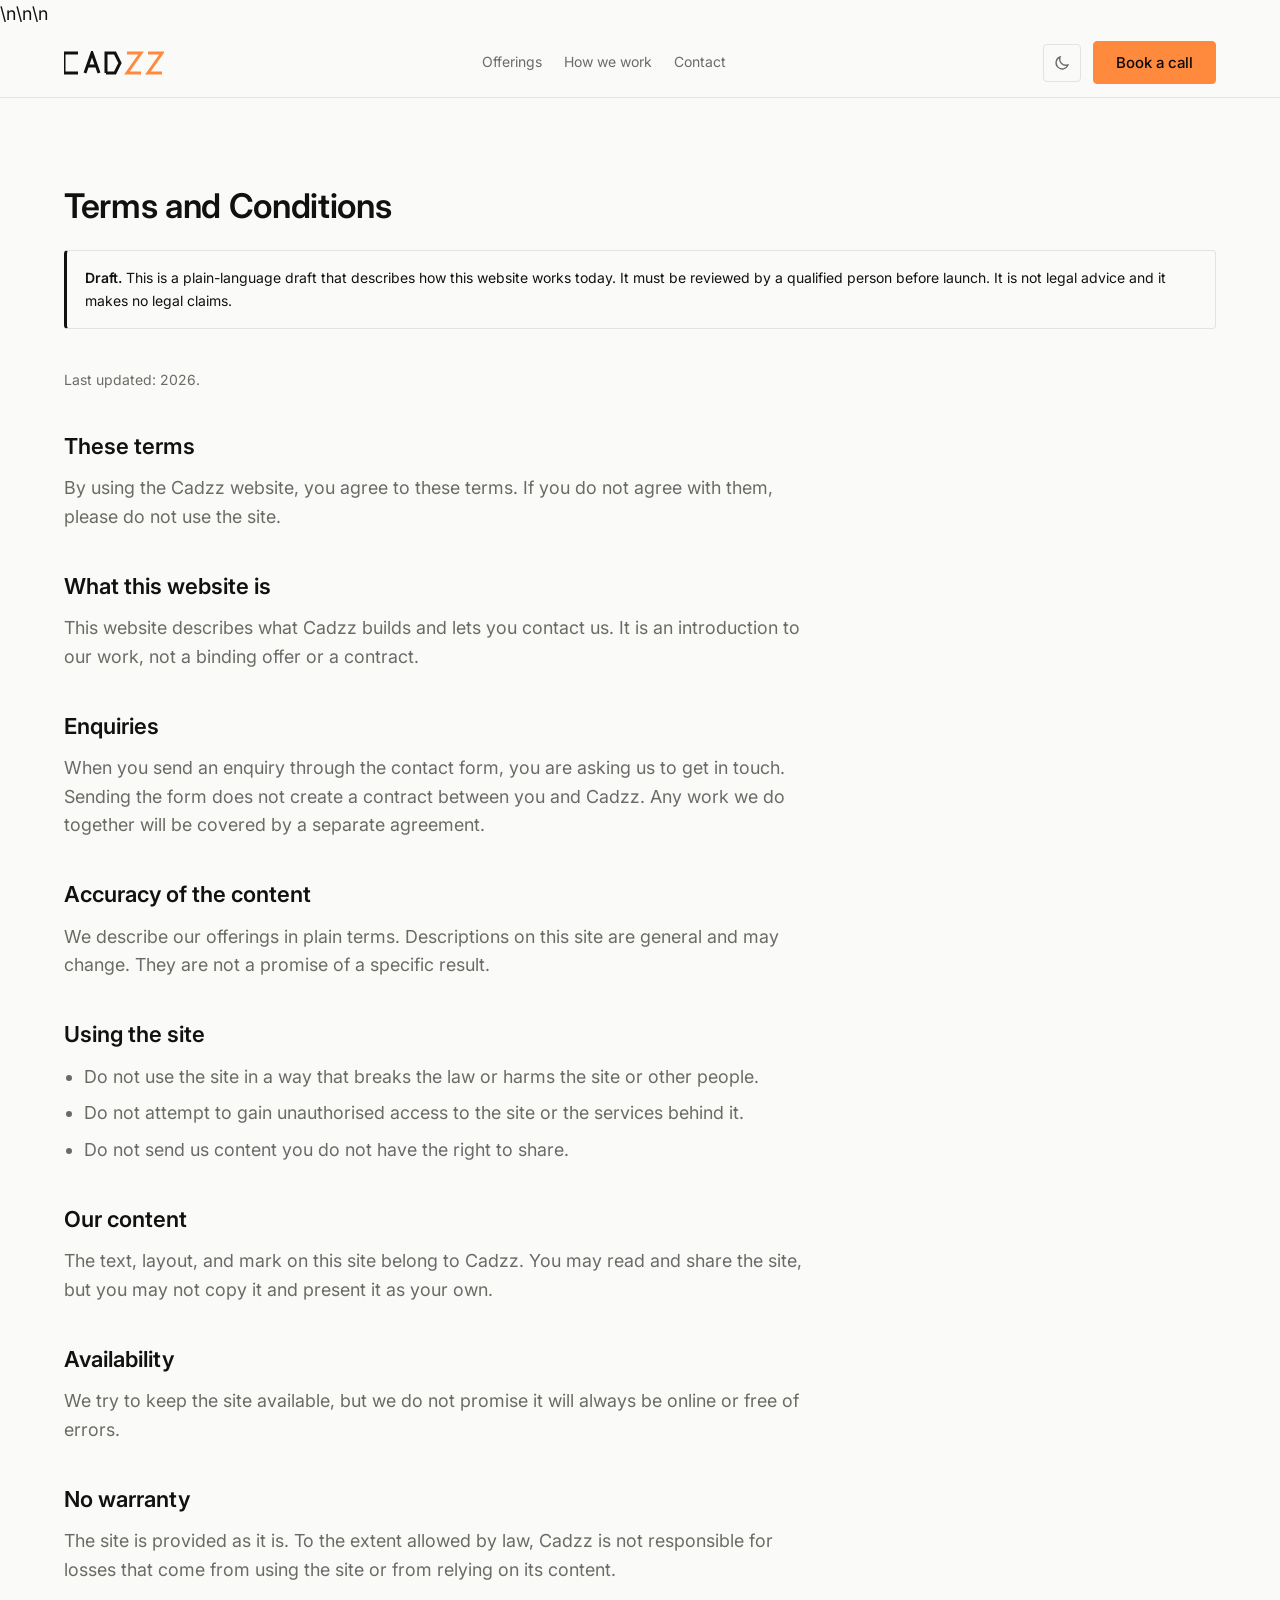
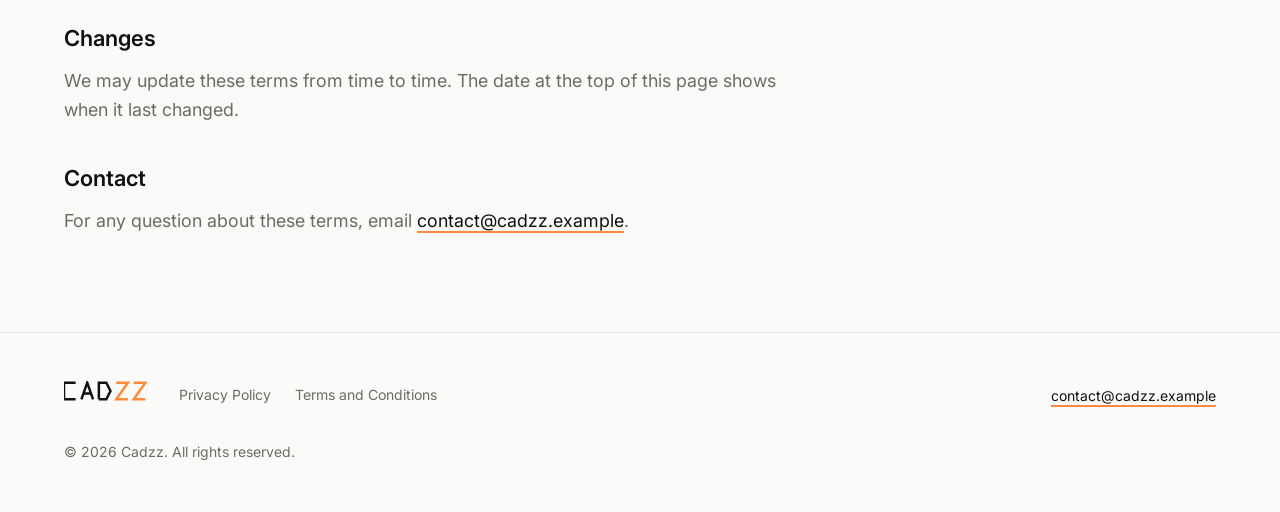
<file: terms/index.html>
<!DOCTYPE html>
<html lang="en">
<head>
<meta charset="utf-8">
<meta name="viewport" content="width=device-width, initial-scale=1">
<title>Terms and Conditions: Cadzz</title>
<meta name="description" content="The terms for using the Cadzz website and sending an enquiry through it.">
<link rel="canonical" href="https://cadzz.example/terms/">
<link rel="icon" href="../favicon.svg" type="image/svg+xml">

<link rel="preconnect" href="https://api.fontshare.com">
<link rel="preconnect" href="https://cdn.fontshare.com" crossorigin>
<link rel="preconnect" href="https://fonts.googleapis.com">
<link rel="preconnect" href="https://fonts.gstatic.com" crossorigin>
<link rel="stylesheet" href="https://api.fontshare.com/v2/css?f[]=general-sans@500,600&display=swap">
<link rel="stylesheet" href="https://fonts.googleapis.com/css2?family=Inter:wght@400;500&display=swap">
<link rel="stylesheet" href="../css/styles.css">

<script>
(function () {
  var d = document.documentElement;
  d.classList.add('js');
  try {
    var t = localStorage.getItem('cadzz-theme');
    if (t === 'light' || t === 'dark') { d.setAttribute('data-theme', t); }
  } catch (e) {}
})();
</script>
</head>
<body>\n<svg class="logo-sprite" width="0" height="0" aria-hidden="true" focusable="false">\n  <symbol id="logo-cadzz" viewBox="0 0 100 24">\n    <g class="logo__cad" fill="none" stroke="currentColor" stroke-width="3" stroke-linecap="butt" stroke-linejoin="miter">\n      <path d="M14 2 H0 V22 H14"/>\n      <path d="M21 22 L28 2 L35 22 M23.45 15 H32.55"/>\n      <path d="M42 22 V2 H51 L56 12 L51 22 H42"/>\n    </g>\n    <g class="logo__zz" fill="none" stroke="#FF8A3D" stroke-width="3" stroke-linecap="butt" stroke-linejoin="miter">\n      <path d="M63 2 H77 L63 22 H77"/>\n      <path d="M84 2 H98 L84 22 H98"/>\n    </g>\n  </symbol>\n</svg>\n<a class="skip-link" href="#main">Skip to content</a>\n
<header class="nav">
  <div class="wrap nav__inner">
    <a class="brand" href="../index.html" aria-label="Cadzz home">
      <svg class="logo logo--nav" viewBox="0 0 100 24" aria-hidden="true" focusable="false"><use href="#logo-cadzz"/></svg>
    </a>

    <nav class="nav__links" aria-label="Primary">
      <a class="nav__link" href="../index.html#offerings">Offerings</a>
      <a class="nav__link" href="../index.html#how-we-work">How we work</a>
      <a class="nav__link" href="../index.html#contact">Contact</a>
    </nav>

    <div class="nav__actions">
      <button class="icon-btn" id="theme-toggle" type="button" aria-label="Switch to light theme" aria-pressed="false">
        <svg class="theme-icon theme-icon--sun" viewBox="0 0 24 24" width="18" height="18" aria-hidden="true" focusable="false">
          <circle cx="12" cy="12" r="4.2" fill="none" stroke="currentColor" stroke-width="1.8"/>
          <path d="M12 2.5v2.6M12 18.9v2.6M21.5 12h-2.6M5.1 12H2.5M18.7 5.3l-1.8 1.8M7.1 16.9l-1.8 1.8M18.7 18.7l-1.8-1.8M7.1 7.1L5.3 5.3" fill="none" stroke="currentColor" stroke-width="1.8" stroke-linecap="square"/>
        </svg>
        <svg class="theme-icon theme-icon--moon" viewBox="0 0 24 24" width="18" height="18" aria-hidden="true" focusable="false">
          <path d="M20 14.5A8.2 8.2 0 0 1 9.5 4a8.2 8.2 0 1 0 10.5 10.5Z" fill="none" stroke="currentColor" stroke-width="1.8" stroke-linejoin="miter"/>
        </svg>
      </button>
      <!-- PLACEHOLDER: BOOKING_LINK -->
      <a class="btn btn--primary nav__cta" href="https://example.com/book-a-call">Book a call</a>
      <button class="menu-btn" id="menu-toggle" type="button" aria-label="Open menu" aria-expanded="false" aria-controls="mobile-menu">
        <span></span><span></span>
      </button>
    </div>
  </div>

  <div class="mobile-menu" id="mobile-menu" hidden>
    <nav class="wrap mobile-menu__inner" aria-label="Mobile">
      <a href="../index.html#offerings">Offerings</a>\n      <a href="../index.html#voice-agents">Voice agents</a>\n      <a href="../index.html#how-we-work">How we work</a>\n      <a href="../index.html#contact">Contact</a>
      <!-- PLACEHOLDER: BOOKING_LINK -->
      <a class="btn btn--primary" href="https://example.com/book-a-call">Book a call</a>
    </nav>
  </div>
</header>

<main id="main">
  <div class="wrap page">
    <h1 class="page__title">Terms and Conditions</h1>
    <p class="draft-banner"><strong>Draft.</strong> This is a plain-language draft that describes how this website works today. It must be reviewed by a qualified person before launch. It is not legal advice and it makes no legal claims.</p>

    <div class="prose">
      <p class="updated">Last updated: 2026.</p>

      <h2>These terms</h2>
      <p>By using the Cadzz website, you agree to these terms. If you do not agree with them, please do not use the site.</p>

      <h2>What this website is</h2>
      <p>This website describes what Cadzz builds and lets you contact us. It is an introduction to our work, not a binding offer or a contract.</p>

      <h2>Enquiries</h2>
      <p>When you send an enquiry through the contact form, you are asking us to get in touch. Sending the form does not create a contract between you and Cadzz. Any work we do together will be covered by a separate agreement.</p>

      <h2>Accuracy of the content</h2>
      <p>We describe our offerings in plain terms. Descriptions on this site are general and may change. They are not a promise of a specific result.</p>

      <h2>Using the site</h2>
      <ul>
        <li>Do not use the site in a way that breaks the law or harms the site or other people.</li>
        <li>Do not attempt to gain unauthorised access to the site or the services behind it.</li>
        <li>Do not send us content you do not have the right to share.</li>
      </ul>

      <h2>Our content</h2>
      <p>The text, layout, and mark on this site belong to Cadzz. You may read and share the site, but you may not copy it and present it as your own.</p>

      <h2>Availability</h2>
      <p>We try to keep the site available, but we do not promise it will always be online or free of errors.</p>

      <h2>No warranty</h2>
      <p>The site is provided as it is. To the extent allowed by law, Cadzz is not responsible for losses that come from using the site or from relying on its content.</p>

      <h2>Changes</h2>
      <p>We may update these terms from time to time. The date at the top of this page shows when it last changed.</p>

      <h2>Contact</h2>
      <p>For any question about these terms, email <!-- PLACEHOLDER: EMAIL_ADDRESS --><a href="mailto:contact@cadzz.example">contact@cadzz.example</a>.</p>
    </div>
  </div>
</main>

<footer class="footer">
  <div class="wrap footer__inner">
    <div class="footer__brand">
      <a class="brand" href="../index.html" aria-label="Cadzz home">
        <svg class="logo logo--footer" viewBox="0 0 100 24" aria-hidden="true" focusable="false"><use href="#logo-cadzz"/></svg>
      </a>
    </div>

    <nav class="footer__links" aria-label="Legal">
      <a href="../privacy/index.html">Privacy Policy</a>
      <a href="index.html">Terms and Conditions</a>
    </nav>

    <div class="footer__contact">
      <!-- PLACEHOLDER: EMAIL_ADDRESS -->
      <a href="mailto:contact@cadzz.example">contact@cadzz.example</a>
    </div>

    <p class="footer__copy">&copy; <span id="year">2026</span> Cadzz. All rights reserved.</p>
  </div>
</footer>

<script src="../js/main.js"></script>
</body>
</html>
</file>
<file: css/styles.css>
:root {
  --bg: #0A0A0A;
  --surface: #111111;
  --text: #F2F2F0;
  --muted: #8A8A86;
  --accent: #FF8A3D;
  --border: #1E1E1E;
  --on-accent: #0A0A0A;

  --font-head: 'General Sans', 'Inter', system-ui, -apple-system, 'Segoe UI', Roboto, Helvetica, Arial, sans-serif;
  --font-body: 'Inter', system-ui, -apple-system, 'Segoe UI', Roboto, Helvetica, Arial, sans-serif;

  --fs-h1: clamp(38px, 5.2vw, 60px);
  --fs-h2: clamp(26px, 3.2vw, 34px);
  --fs-h3: clamp(19px, 2vw, 22px);
  --fs-body: clamp(16px, 1.4vw, 18px);
  --fs-small: 14px;

  --maxw: 1200px;
  --gutter: 24px;
  --pad: 24px;
  --radius: 4px;
  --section: clamp(64px, 8vw, 96px);
  --head-gap: clamp(28px, 4vw, 48px);
}

@media (prefers-color-scheme: light) {
  :root:not([data-theme]) {
    --bg: #FAFAF8;
    --surface: #F2F1ED;
    --text: #111111;
    --muted: #6B6B66;
    --border: #E5E3DE;
    --on-accent: #0A0A0A;
  }
}

:root[data-theme="light"] {
  --bg: #FAFAF8;
  --surface: #F2F1ED;
  --text: #111111;
  --muted: #6B6B66;
  --border: #E5E3DE;
  --on-accent: #0A0A0A;
}

:root[data-theme="dark"] {
  --bg: #0A0A0A;
  --surface: #111111;
  --text: #F2F2F0;
  --muted: #8A8A86;
  --border: #1E1E1E;
  --on-accent: #0A0A0A;
}

*, *::before, *::after { box-sizing: border-box; }

html {
  -webkit-text-size-adjust: 100%;
  scroll-behavior: smooth;
}

body {
  margin: 0;
  background: var(--bg);
  color: var(--text);
  font-family: var(--font-body);
  font-size: var(--fs-body);
  font-weight: 400;
  line-height: 1.6;
  overflow-x: clip;
  -webkit-font-smoothing: antialiased;
  text-rendering: optimizeLegibility;
}

h1, h2, h3 { font-family: var(--font-head); font-weight: 600; margin: 0; }
h3 { font-weight: 500; }
p { margin: 0; }
a { color: inherit; }
img, svg { max-width: 100%; }
button { font: inherit; color: inherit; }

/* Layout */
.wrap {
  width: 100%;
  max-width: var(--maxw);
  margin: 0 auto;
  padding-left: var(--pad);
  padding-right: var(--pad);
}

.grid { display: grid; grid-template-columns: 1fr; gap: var(--gutter); }

.section { padding-top: var(--section); }

.section__head { margin-bottom: var(--head-gap); }
.section__head .section__title { margin-bottom: 0; }

.eyebrow {
  font-family: var(--font-body);
  font-size: var(--fs-small);
  font-weight: 500;
  line-height: 1.5;
  letter-spacing: 0.08em;
  text-transform: uppercase;
  color: var(--muted);
  margin: 0 0 14px;
}

.section__title {
  font-size: var(--fs-h2);
  line-height: 1.2;
  letter-spacing: -0.01em;
  max-width: 24ch;
}

.skip-link {
  position: absolute;
  left: -9999px;
  top: 0;
  z-index: 50;
  background: var(--surface);
  color: var(--text);
  border: 1px solid var(--border);
  padding: 10px 16px;
  font-size: var(--fs-small);
}
.skip-link:focus { left: 12px; top: 12px; }

:focus-visible { outline: 2px solid var(--text); outline-offset: 2px; }

/* Logo */
.logo { display: block; color: inherit; }
.logo__cad { color: currentColor; }
.logo__zz { color: var(--accent); }
.logo--nav { height: 24px; width: 100px; }
.logo--hero { height: 56px; width: 233px; margin-bottom: 28px; }
.logo--closing { height: 40px; width: 167px; color: #F2F2F0; }
.logo--footer { height: 20px; width: 83px; }

/* Buttons */
.btn {
  display: inline-flex;
  align-items: center;
  justify-content: center;
  gap: 8px;
  border-radius: var(--radius);
  border: 1px solid transparent;
  padding: 13px 22px;
  font-family: var(--font-body);
  font-size: 15px;
  font-weight: 500;
  line-height: 1;
  text-decoration: none;
  cursor: pointer;
  transition: background-color 200ms ease-out, border-color 200ms ease-out, color 200ms ease-out;
  white-space: nowrap;
}
.btn--primary { background: var(--accent); color: var(--on-accent); border-color: var(--accent); }
.btn--primary:hover { background: var(--text); border-color: var(--text); color: var(--bg); }
.btn--ghost { background: transparent; color: var(--text); border-color: var(--border); }
.btn--ghost:hover { border-color: var(--muted); }

/* Nav */
.nav {
  position: sticky;
  top: 0;
  z-index: 40;
  background: var(--bg);
  border-bottom: 1px solid var(--border);
}
.nav__inner {
  display: flex;
  align-items: center;
  justify-content: space-between;
  gap: 24px;
  min-height: 68px;
}
.brand { display: inline-flex; align-items: center; text-decoration: none; color: var(--text); }
.nav__links { display: flex; align-items: center; gap: 22px; }
.nav__link {
  font-size: var(--fs-small);
  color: var(--muted);
  text-decoration: none;
  padding: 6px 0;
  transition: color 200ms ease-out;
}
.nav__link:hover { color: var(--text); }
.nav__actions { display: flex; align-items: center; gap: 12px; }
.icon-btn {
  display: inline-flex;
  align-items: center;
  justify-content: center;
  width: 38px;
  height: 38px;
  background: transparent;
  border: 1px solid var(--border);
  border-radius: var(--radius);
  cursor: pointer;
  color: var(--muted);
  transition: color 200ms ease-out, border-color 200ms ease-out;
}
.icon-btn:hover { color: var(--text); border-color: var(--muted); }
.theme-icon--moon { display: none; }
:root[data-theme="light"] .theme-icon--sun { display: none; }
:root[data-theme="light"] .theme-icon--moon { display: block; }
@media (prefers-color-scheme: light) {
  :root:not([data-theme]) .theme-icon--sun { display: none; }
  :root:not([data-theme]) .theme-icon--moon { display: block; }
}
.menu-btn {
  display: none;
  flex-direction: column;
  justify-content: center;
  gap: 5px;
  width: 38px;
  height: 38px;
  background: transparent;
  border: 1px solid var(--border);
  border-radius: var(--radius);
  cursor: pointer;
  padding: 0 9px;
}
.menu-btn span { display: block; height: 1.5px; background: var(--text); width: 100%; }
.mobile-menu { border-bottom: 1px solid var(--border); }
.mobile-menu[hidden] { display: none; }
.mobile-menu__inner { display: flex; flex-direction: column; gap: 4px; padding-top: 12px; padding-bottom: 20px; }
.mobile-menu__inner a {
  text-decoration: none;
  padding: 12px 0;
  color: var(--text);
  border-bottom: 1px solid var(--border);
}
.mobile-menu__inner .btn { margin-top: 12px; border-bottom: none; }

/* Hero */
.hero { padding-top: clamp(48px, 6vw, 88px); padding-bottom: clamp(40px, 5vw, 72px); }
.hero__grid { align-items: center; }
.hero__title { font-size: var(--fs-h1); line-height: 1.08; letter-spacing: -0.02em; }
.hero__sub { font-size: var(--fs-body); line-height: 1.6; color: var(--muted); margin-top: 20px; max-width: 46ch; }
.hero__actions { display: flex; flex-wrap: wrap; gap: 12px; margin-top: 32px; }

.hero__visual {
  display: grid;
  grid-template-columns: 1fr 1fr;
  gap: 12px;
  height: clamp(300px, 42vh, 440px);
  margin-top: 8px;
}
.drift {
  height: 100%;
  overflow: hidden;
  -webkit-mask-image: linear-gradient(to bottom, transparent 0, #000 14%, #000 86%, transparent 100%);
  mask-image: linear-gradient(to bottom, transparent 0, #000 14%, #000 86%, transparent 100%);
}
.drift__list { list-style: none; margin: 0; padding: 0; display: grid; gap: 12px; }
.drift--up .drift__list { animation: driftUp 40s linear infinite; }
.drift--down .drift__list { animation: driftDown 40s linear infinite; }
.hero__visual:hover .drift__list { animation-play-state: paused; }
.drift__card {
  border: 1px solid var(--border);
  border-radius: var(--radius);
  background: var(--surface);
  color: var(--text);
  padding: 14px 16px;
  font-size: var(--fs-small);
  line-height: 1.3;
}
@keyframes driftUp { from { transform: translateY(0); } to { transform: translateY(-50%); } }
@keyframes driftDown { from { transform: translateY(-50%); } to { transform: translateY(0); } }

/* Capability band */
.band {
  border-top: 1px solid var(--border);
  border-bottom: 1px solid var(--border);
  padding-top: clamp(40px, 5vw, 64px);
  padding-bottom: clamp(40px, 5vw, 64px);
}
.band__list { list-style: none; margin: 0; padding: 0; display: grid; grid-template-columns: 1fr; gap: 32px; }
.band__value {
  display: block;
  font-family: var(--font-head);
  font-weight: 600;
  font-size: var(--fs-h3);
  line-height: 1.25;
  letter-spacing: -0.01em;
  color: var(--text);
}
.band__label { display: block; margin-top: 8px; color: var(--muted); font-size: var(--fs-small); line-height: 1.6; }

/* Capability rail (two column sticky) */
.rail__aside .section__title { max-width: 14ch; margin-bottom: 0; }
.rail__progress {
  list-style: none;
  margin: 36px 0 0;
  padding: 0 0 0 16px;
  border-left: 1px solid var(--border);
  display: grid;
  gap: 14px;
}
.rail__tick {
  font-family: var(--font-body);
  font-size: var(--fs-small);
  font-weight: 500;
  letter-spacing: 0.08em;
  color: var(--muted);
  transform: translateX(0);
  transition: color 260ms ease-out, transform 260ms ease-out;
}
.rail__tick.is-active { color: var(--accent); transform: translateX(6px); }

.rail__list { list-style: none; margin: 0; padding: 0; }
.rail__item {
  display: grid;
  grid-template-columns: 44px 1fr;
  gap: 20px;
  padding: 28px 0;
  border-top: 1px solid var(--border);
  color: var(--muted);
  transform: translateY(12px);
  transition: color 260ms ease-out, transform 320ms ease-out;
}
.rail__item:last-child { border-bottom: 1px solid var(--border); }
.rail__item.is-active { color: var(--text); transform: translateY(0); }
.rail__num { font-size: var(--fs-small); letter-spacing: 0.06em; padding-top: 4px; color: var(--muted); }
.rail__item.is-active .rail__num { color: var(--accent); }
.rail__name { font-size: var(--fs-h3); line-height: 1.25; }
.rail__item.is-active .rail__name {
  text-decoration: underline;
  text-decoration-color: var(--accent);
  text-underline-offset: 5px;
  text-decoration-thickness: 2px;
}
.rail__desc { margin-top: 8px; color: inherit; font-size: var(--fs-small); line-height: 1.6; max-width: 52ch; }

/* Voice agents */
.voice__lead { color: var(--muted); margin-top: 18px; max-width: 48ch; }
.voice__list { list-style: none; margin: 24px 0 0; padding: 0; display: grid; gap: 14px; }
.voice__list li { position: relative; padding-left: 18px; color: var(--muted); line-height: 1.6; }
.voice__list li::before {
  content: "";
  position: absolute;
  left: 0;
  top: 0.66em;
  width: 6px;
  height: 6px;
  background: var(--accent);
}
.wave {
  display: flex;
  align-items: center;
  justify-content: space-between;
  gap: 3px;
  width: 100%;
  height: clamp(140px, 18vw, 200px);
}
.wave__bar {
  flex: 1 1 auto;
  min-width: 2px;
  max-width: 5px;
  height: var(--h, 40%);
  background: var(--muted);
  border-radius: 2px;
  transform-origin: center;
  animation: wave 2.4s ease-in-out infinite;
  animation-delay: calc(var(--i, 0) * -0.08s);
}
.wave__bar--accent { background: var(--accent); }
@keyframes wave { 0%, 100% { transform: scaleY(0.3); } 50% { transform: scaleY(1); } }

/* Use cases */
.cases__grid {
  list-style: none;
  margin: 0;
  padding: 0;
  display: grid;
  grid-template-columns: 1fr;
  gap: 1px;
  background: var(--border);
  border: 1px solid var(--border);
  border-radius: var(--radius);
  overflow: hidden;
}
.case { background: var(--bg); padding: clamp(24px, 3vw, 32px); }
.case__name { font-size: var(--fs-body); line-height: 1.35; }
.case__desc { margin-top: 8px; color: var(--muted); font-size: var(--fs-small); line-height: 1.6; }

.who { margin-top: clamp(32px, 4vw, 48px); }
.who__title { font-size: var(--fs-h3); line-height: 1.3; margin-bottom: 12px; }
.who__text { color: var(--muted); line-height: 1.7; max-width: 72ch; }

/* Process */
.process__lead { color: var(--muted); margin-top: 18px; max-width: 60ch; }
.process__track { position: relative; }
.process__rail,
.process__fill { position: absolute; left: 19px; top: 0; width: 1px; }
.process__rail { bottom: 0; background: var(--border); }
.process__fill {
  height: 100%;
  background: var(--accent);
  transform: scaleY(var(--p, 0));
  transform-origin: top;
}
.process__steps {
  list-style: none;
  margin: 0;
  padding: 0;
  position: relative;
  z-index: 1;
  display: grid;
  gap: 44px;
}
.process__step { display: grid; grid-template-columns: 40px 1fr; gap: 24px; }
.process__num {
  font-family: var(--font-body);
  font-size: var(--fs-small);
  font-weight: 500;
  letter-spacing: 0.06em;
  color: var(--muted);
  text-align: center;
  background: var(--bg);
  padding: 3px 0;
  transition: color 260ms ease-out;
}
.process__step.is-reached .process__num { color: var(--accent); }
.process__name { font-size: var(--fs-h3); line-height: 1.3; }
.process__desc { margin-top: 8px; color: var(--muted); font-size: var(--fs-small); line-height: 1.6; max-width: 56ch; }

/* FAQ */
.faq__list { border-top: 1px solid var(--border); max-width: 820px; }
.faq__item { border-bottom: 1px solid var(--border); }
.faq__q {
  cursor: pointer;
  list-style: none;
  padding: 22px 44px 22px 0;
  position: relative;
  font-family: var(--font-head);
  font-weight: 500;
  font-size: var(--fs-body);
  line-height: 1.4;
  color: var(--text);
}
.faq__q::-webkit-details-marker { display: none; }
.faq__q::after {
  content: "";
  position: absolute;
  right: 8px;
  top: 50%;
  width: 10px;
  height: 10px;
  margin-top: -7px;
  border-right: 1.6px solid var(--muted);
  border-bottom: 1.6px solid var(--muted);
  transform: rotate(45deg);
  transition: transform 200ms ease-out, border-color 200ms ease-out;
}
.faq__q:hover::after { border-color: var(--text); }
.faq__item[open] .faq__q::after { transform: rotate(-135deg); border-color: var(--accent); }
.faq__a { color: var(--muted); font-size: var(--fs-small); line-height: 1.7; padding: 0 44px 24px 0; max-width: 68ch; }

/* Contact */
.contact__grid { display: grid; grid-template-columns: 1fr; gap: 48px; }
.form { display: grid; gap: 20px; max-width: 560px; }
.field { display: grid; gap: 8px; }
.field__label { font-size: var(--fs-small); font-weight: 500; color: var(--text); }
.field__opt { color: var(--muted); font-weight: 400; }
.field__input {
  width: 100%;
  background: transparent;
  color: var(--text);
  border: 1px solid var(--border);
  border-radius: var(--radius);
  padding: 12px 14px;
  font-family: var(--font-body);
  font-size: 16px;
  line-height: 1.5;
  transition: border-color 200ms ease-out;
}
.field__input::placeholder { color: var(--muted); }
.field__input:hover { border-color: var(--muted); }
.field__input--area { resize: vertical; min-height: 130px; }
.field__input[aria-invalid="true"] { border-color: var(--text); }
.field__error { font-size: var(--fs-small); color: var(--text); font-weight: 500; }
.field__error[hidden] { display: none; }
.form__submit { justify-self: start; margin-top: 4px; }
.form__status { font-size: var(--fs-small); color: var(--muted); min-height: 1.5em; }
.form__status[data-state="success"] { color: var(--text); }

.direct { border-top: 1px solid var(--border); padding-top: 28px; }
.direct__title { font-size: var(--fs-h3); line-height: 1.3; margin-bottom: 20px; }
.direct__list { list-style: none; margin: 0; padding: 0; display: grid; gap: 24px; }
.direct__item { display: grid; gap: 6px; }
.direct__label {
  font-size: var(--fs-small);
  font-weight: 500;
  letter-spacing: 0.06em;
  text-transform: uppercase;
  color: var(--muted);
}
.direct__link {
  color: var(--text);
  text-decoration: underline;
  text-decoration-color: var(--accent);
  text-underline-offset: 4px;
  text-decoration-thickness: 2px;
  overflow-wrap: anywhere;
}
.direct__item .btn { justify-self: start; }

/* Closing */
.closing { padding-top: var(--section); }
.closing__panel {
  background: #0A0A0A;
  border: 1px solid #1E1E1E;
  border-radius: var(--radius);
  padding: clamp(40px, 6vw, 72px) clamp(28px, 6vw, 64px);
  display: grid;
  gap: 26px;
  justify-items: start;
}
.closing__line {
  color: #8A8A86;
  font-family: var(--font-head);
  font-weight: 500;
  font-size: var(--fs-h3);
  line-height: 1.35;
  letter-spacing: -0.01em;
  max-width: 42ch;
}
.closing__actions { display: flex; flex-wrap: wrap; gap: 12px; }
.closing__panel .btn--ghost { color: #F2F2F0; border-color: #2A2A2A; background: transparent; }
.closing__panel .btn--ghost:hover { border-color: #8A8A86; }

/* Footer */
.footer {
  border-top: 1px solid var(--border);
  margin-top: var(--section);
  padding-top: 48px;
  padding-bottom: 48px;
}
.footer__inner { display: grid; grid-template-columns: 1fr; gap: 28px; }
.footer__links { display: flex; flex-wrap: wrap; gap: 24px; }
.footer__links a { font-size: var(--fs-small); color: var(--muted); text-decoration: none; transition: color 200ms ease-out; }
.footer__links a:hover { color: var(--text); }
.footer__contact a {
  font-size: var(--fs-small);
  color: var(--text);
  text-decoration: underline;
  text-decoration-color: var(--accent);
  text-underline-offset: 4px;
  text-decoration-thickness: 2px;
  overflow-wrap: anywhere;
}
.footer__copy { font-size: var(--fs-small); color: var(--muted); }

/* Legal pages */
.page { padding-top: clamp(48px, 7vw, 88px); }
.page__title { font-size: var(--fs-h2); line-height: 1.2; letter-spacing: -0.01em; }
.draft-banner {
  border: 1px solid var(--border);
  border-left: 3px solid var(--text);
  border-radius: var(--radius);
  padding: 16px 18px;
  margin: 24px 0 40px;
  color: var(--text);
  font-size: var(--fs-small);
  line-height: 1.6;
}
.draft-banner strong { font-weight: 600; }
.prose { max-width: 68ch; }
.prose h2 { font-size: var(--fs-h3); line-height: 1.3; margin-top: 40px; }
.prose h3 { font-size: var(--fs-body); line-height: 1.4; margin-top: 28px; }
.prose p, .prose ul { color: var(--muted); margin-top: 14px; }
.prose ul { padding-left: 20px; display: grid; gap: 8px; }
.prose a {
  color: var(--text);
  text-decoration: underline;
  text-decoration-color: var(--accent);
  text-underline-offset: 4px;
  text-decoration-thickness: 2px;
}
.prose .updated { font-size: var(--fs-small); color: var(--muted); }

.error-page { padding-top: clamp(72px, 14vw, 160px); padding-bottom: clamp(72px, 14vw, 160px); }
.error-page__code {
  font-family: var(--font-body);
  font-weight: 500;
  font-size: var(--fs-small);
  letter-spacing: 0.18em;
  text-transform: uppercase;
  color: var(--muted);
}
.error-page__title { font-size: var(--fs-h2); line-height: 1.2; letter-spacing: -0.01em; margin-top: 10px; }
.error-page__text { color: var(--muted); margin-top: 16px; max-width: 44ch; }
.error-page__actions { margin-top: 32px; }

/* Reveals (JS gated) */
.js [data-reveal] {
  opacity: 0;
  transform: translateY(16px);
  transition: opacity 300ms ease-out, transform 300ms ease-out;
}
.js [data-reveal].is-in { opacity: 1; transform: none; }

/* Responsive layout */
@media (min-width: 620px) {
  .band__list { grid-template-columns: 1fr 1fr; gap: 40px 48px; }
  .cases__grid { grid-template-columns: 1fr 1fr; }
}

@media (min-width: 900px) {
  .grid { grid-template-columns: repeat(12, minmax(0, 1fr)); }

  .hero__copy { grid-column: 1 / 6; }
  .hero__visual { grid-column: 7 / 13; margin-top: 0; }

  .rail__grid { display: grid; grid-template-columns: repeat(12, minmax(0, 1fr)); gap: var(--gutter); align-items: start; }
  .rail__aside { grid-column: 1 / 5; position: sticky; top: 104px; }
  .rail__list { grid-column: 6 / 13; }

  .voice__grid { align-items: center; }
  .voice__copy { grid-column: 1 / 6; }
  .voice__wave { grid-column: 7 / 13; }

  .cases__grid { grid-template-columns: repeat(3, 1fr); }

  .contact__grid { grid-template-columns: minmax(0, 1.35fr) minmax(0, 1fr); gap: 72px; }
  .direct { border-top: none; padding-top: 0; border-left: 1px solid var(--border); padding-left: 40px; }

  .footer__inner { grid-template-columns: auto 1fr auto; align-items: center; gap: 32px; }
  .footer__contact { justify-self: end; }
  .footer__copy { grid-column: 1 / -1; }

  .nav__links { display: flex; }
  .menu-btn { display: none; }
}

@media (max-width: 899px) {
  .nav__links { display: none; }
  .nav__cta { display: none; }
  .menu-btn { display: flex; }
}

@media (prefers-reduced-motion: reduce) {
  html { scroll-behavior: auto; }
  .js [data-reveal] { opacity: 1; transform: none; transition: none; }
  .drift { -webkit-mask-image: none; mask-image: none; height: auto; overflow: visible; }
  .drift__list { animation: none; }
  .drift__card--dup { display: none; }
  .hero__visual { height: auto; }
  .wave__bar { animation: none; }
  .rail__item { transform: none; transition: color 200ms ease-out; }
  .rail__tick { transition: color 200ms ease-out; }
  .rail__tick.is-active { transform: none; }
  .process__fill { transform: scaleY(1); }
  .process__num { transition: none; }
}
</file>
